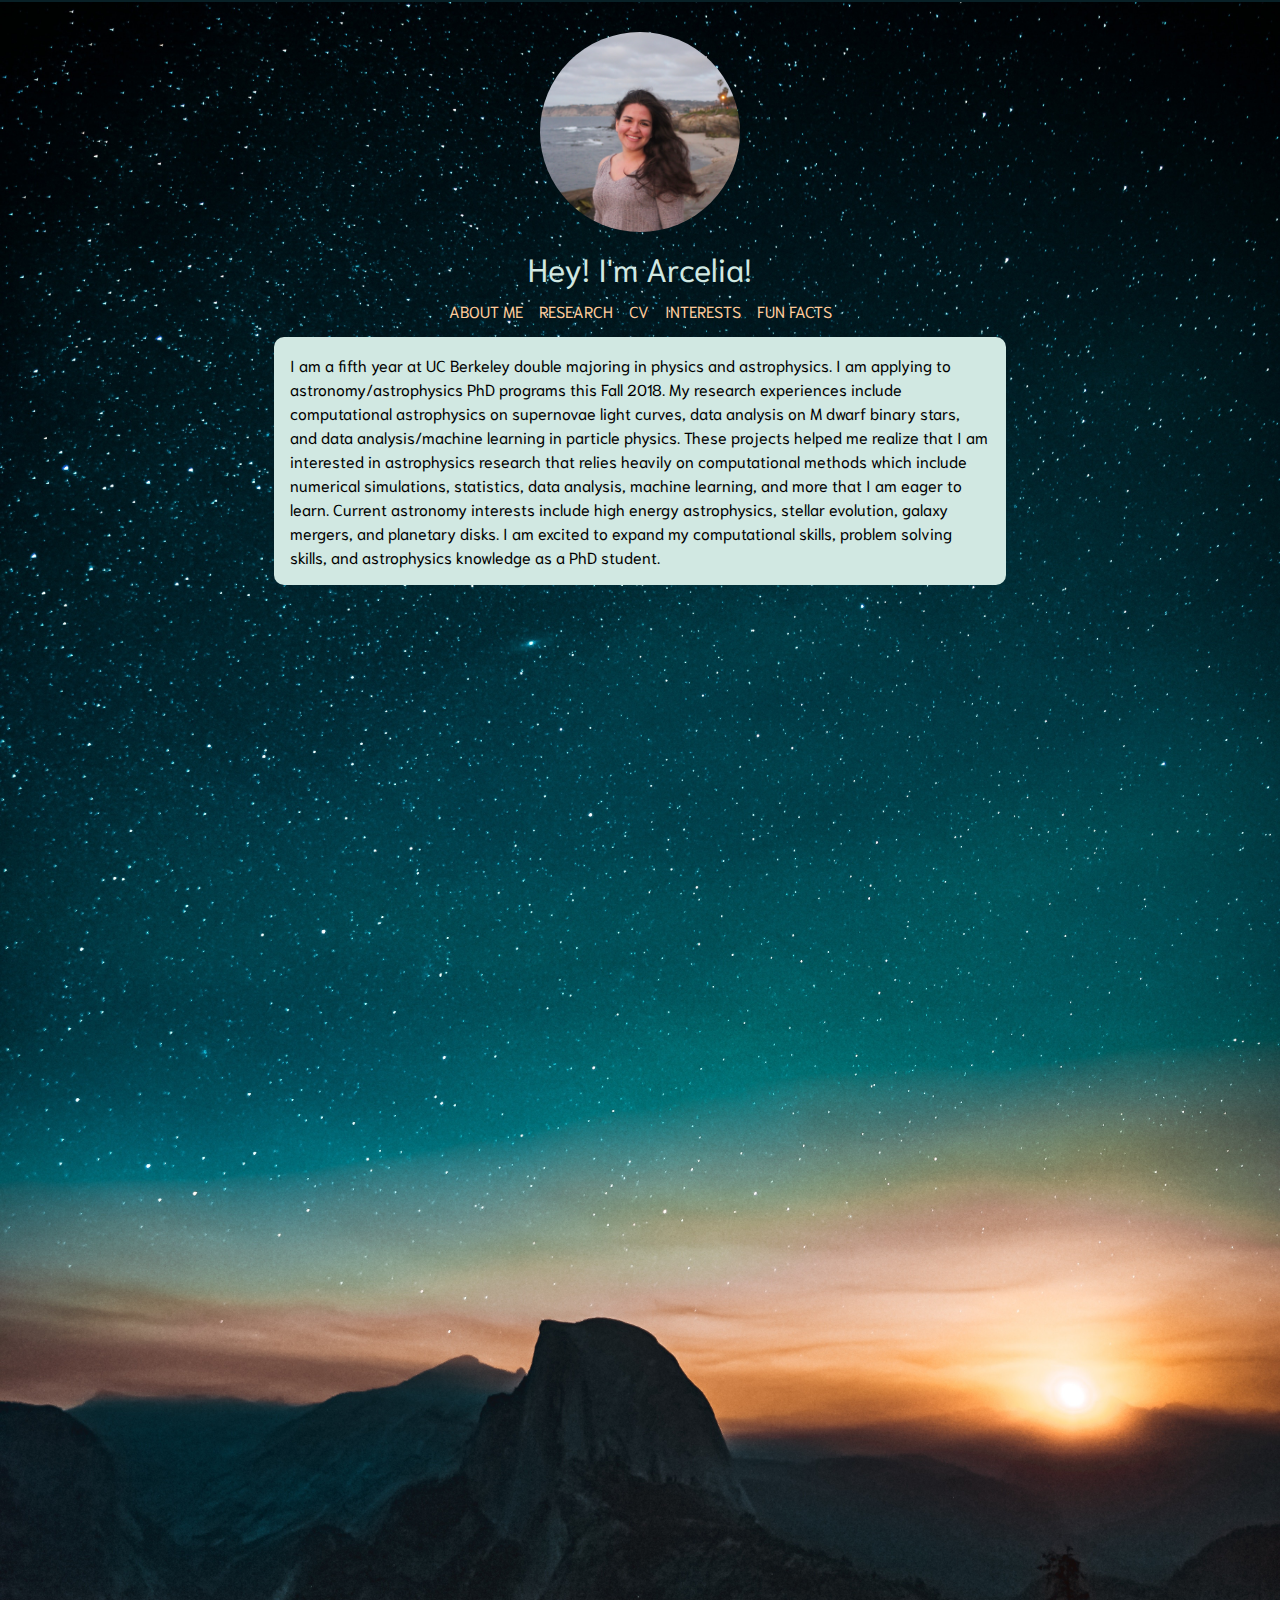
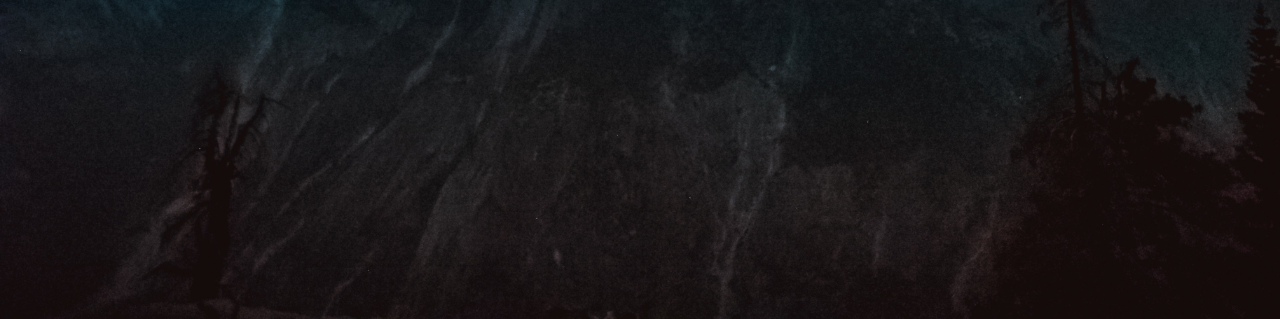
<file: index.html>
<!DOCTYPE html>
<html>
   <head>
     <title> Home </title>
     <link rel="stylesheet" type="text/css" href="assets/css/style.css">
     <link href="https://fonts.googleapis.com/css?family=Niramit" rel="stylesheet">
     <script type="text/javascript" src="assets/scripts/main.js" defer></script>
     <script type="text/javascript" src="http://code.jquery.com/jquery-1.11.3.min.js"></script>
   </head>
   <body>
     <img id="bg" src="assets/images/background-image.jpeg"/>
     <div class="profile-pic">
       <a href="index.html" target="_self">
         <img src="assets/images/profile-pic.jpg" width="200" height="200" class="circlular-image"/>
       </a>
     </div>

     <div class="greeting">
       Hey! I'm Arcelia!
     </div>

     <div class="nav-bar">
       <div id="about-me">
         <a href="about-me.html" target="_self">
           <div class="nav-items">
             ABOUT ME
           </div>
         </a>
       </div>
       <div id="research">
         <a href="research.html" target="_self">
           <div class="nav-items">
             RESEARCH
           </div>
         </a>
       </div>
       <div id="cv">
         <a href="assets/images/Current_Resume-3.pdf" target="_blank">
           <div class="nav-items">
             CV
           </div>
         </a>
       </div>
       <div id="interests">
         <a href="interests.html" target="_self">
           <div class="nav-items">
             INTERESTS
           </div>
         </a>
       </div>
       <div id="fun-facts" class="nav-items">
         FUN FACTS
       </div>
     </div>

     <div class="about-me-container">

       <div id="about-me-content">
         I am a fifth year at UC Berkeley double majoring in physics and astrophysics.
         I am applying to astronomy/astrophysics PhD programs this Fall 2018.
         My research experiences include computational astrophysics on supernovae
         light curves, data analysis on M dwarf binary stars, and data analysis/machine
         learning in particle physics. These projects helped me realize that I am
         interested in astrophysics research that relies heavily on computational
         methods which include numerical simulations, statistics, data analysis,
         machine learning, and more that I am eager to learn. Current astronomy
         interests include high energy astrophysics, stellar evolution, galaxy
         mergers, and planetary disks. I am excited to expand my computational
         skills, problem solving skills, and astrophysics knowledge as a PhD
         student.
       </div>
     </div>

   </body>
</html>
</file>
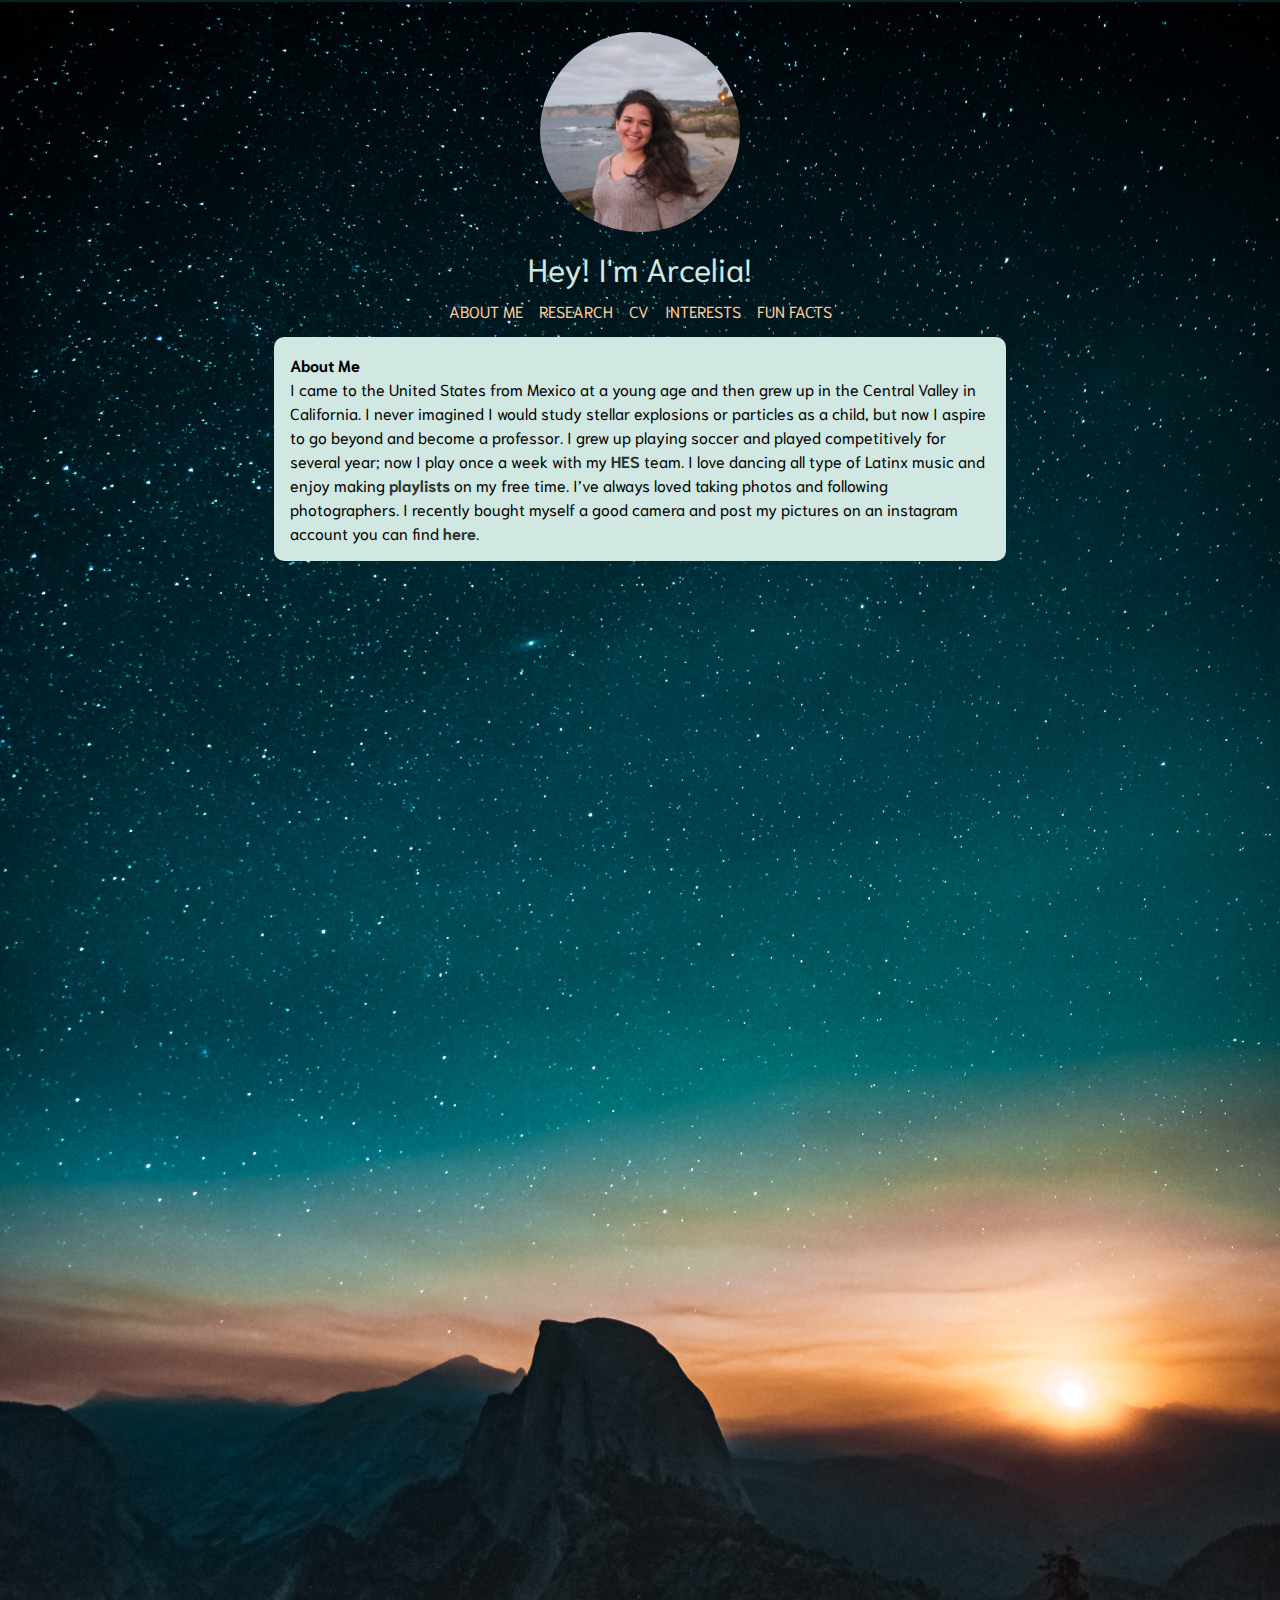
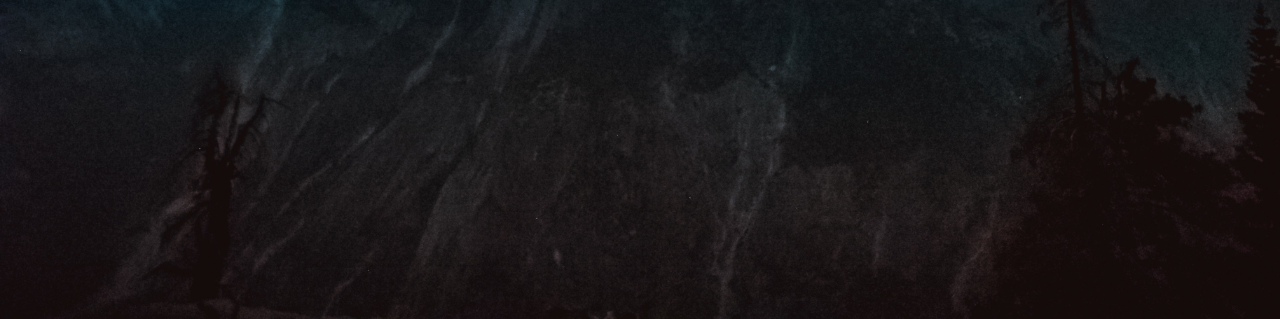
<file: about-me.html>
<!DOCTYPE html>
<html>
   <head>
     <title> About Me </title>
     <link rel="stylesheet" type="text/css" href="assets/css/style.css">
     <link href="https://fonts.googleapis.com/css?family=Niramit" rel="stylesheet">
     <script type="text/javascript" src="assets/scripts/main.js" defer></script>
     <script type="text/javascript" src="http://code.jquery.com/jquery-1.11.3.min.js"></script>
   </head>
   <body>
     <img id="bg" src="assets/images/background-image.jpeg"/>
     <div class="profile-pic">
       <a href="index.html" target="_self">
         <img src="assets/images/profile-pic.jpg" width="200" height="200" class="circlular-image"/>
       </a>
     </div>

     <div class="greeting">
       Hey! I'm Arcelia!
     </div>

     <div class="nav-bar">
       <div id="about-me">
         <a href="about-me.html" target="_self">
           <div class="nav-items">
             ABOUT ME
           </div>
         </a>
       </div>
       <div id="research">
         <a href="research.html" target="_self">
           <div class="nav-items">
             RESEARCH
           </div>
         </a>
       </div>
       <div id="cv">
         <a href="assets/images/Current_Resume-3.pdf" target="_blank">
           <div class="nav-items">
             CV
           </div>
         </a>
       </div>
       <div id="interests">
         <a href="interests.html" target="_self">
           <div class="nav-items">
             INTERESTS
           </div>
         </a>
       </div>
       <div id="fun-facts" class="nav-items">
         FUN FACTS
       </div>
     </div>

     <div class="about-me-container">

       <div id="about-me-content">
         <div><b>About Me</b></div>
         I came to the United States from Mexico at a young age and then grew up
         in the Central Valley in California.
         I never imagined I would study stellar explosions or particles as a
         child, but now I aspire to go beyond and become a professor.
         I grew up playing soccer and played competitively for several year;
         now I play once a week with my
         <a href="http://hesberkeley.weebly.com/" target="_blank"><b>HES</b></a> team.
         I love dancing all type of Latinx music and enjoy making
         <a href="https://open.spotify.com/user/1239480532?si=MKAKY0K9Q5OD9Su3ekVtgA" target="_blank"><b>playlists</b></a> on
         my free time.
         I’ve always loved taking photos and following photographers.
         I recently bought myself a good camera and post my pictures on an
         instagram account you can find <a href="https://www.instagram.com/laarcy77/" target="_blank"><b>here</b></a>.
       </div>
     </div>

   </body>
</html>
</file>
<file: assets/css/style.css>
body {
  background-repeat: no-repeat;
	background-size: cover;
	width: 100%;
	height: 100vh;
	background-position: center center;
	position: relative;
  background-color: #092127;
  padding: 0 0 0 0;
  margin: 0 0 0 0;
  font-family: 'Niramit', sans-serif;
}
#bg {
  margin-top:-30px;
  position: absolute;
  width: 100%;
  height: auto;
  z-index: -1;
}
.profile-pic {
  display: flex;
  flex-direction: row;
  justify-content: center;
  margin-top: 32px;
  transition: 0.4s;
}
.profile-pic:hover {
  transform: scale(1.05, 1.05);
}
.circlular-image {
  border-radius: 50%;
}
.greeting {
  display: flex;
  flex-direction: row;
  justify-content: center;
  color: #D1E8E2;
  margin: 12px;
  font-size: 32px;
}
.nav-bar {
  display: flex;
  flex-direction: row;
  justify-content: center;
  margin-top: 12px;
  margin-bottom: 12px;
  color: #FFCB9A;
  font-size: 16px;
}
.nav-items {
  margin-left: 8px;
  margin-right: 8px;
  color: #FFCB9A;
  transition: 0.4s;
}
.nav-items:hover {
  cursor: pointer;
  color: white;
  transform: scale(1.1, 1.1);
}
.about-me-container {
  display: flex;
  flex-direction: row;
  justify-content: center;
  margin: 16px 16px 16px 16px;
}
#title {
  color: #2C3531;
  font-size: 20px;
  margin-left: 16px;
  margin-top: 10px;
  margin-bottom: 5px;
}
#about-me-content {
  padding: 16px 16px 16px 16px;
  line-height: 1.5;
  max-width: 700px;
  background-color: #D1E8E2;
  border-radius: 10px;
}
a:link {
  text-decoration: none;
}
a:visited {
  text-decoration: none;
}
.about-me-container a:link {
  color: #2C3531;
  text-decoration: none;
}
.about-me-container a:visited {
  color: #2C3531;
  text-decoration: none;
}
.research-box1 {
  position: absolute;
  max-width: 700px;
  left: 50%;
  margin-left: -350px;
  display: flex;
  flex-direction: row;
}
.box {
  width: 340px;
  display: flex;
  background-color: #D1E8E2;
  justify-content: center;
  margin-left: 5px;
  margin-right: 5px;
  }
  .flip-box {
    background-color: transparent;
    width: 300px;
    height: 300px;
    perspective: 1000px;
    margin-left: 5px;
    margin-right: 5px;
    margin-bottom: 5px;
  }

  .flip-box-inner {
    position: relative;
    width: 100%;
    height: 100%;
    text-align: center;
    transition: transform 0.6s;
    transform-style: preserve-3d;
    box-shadow: 0 4px 8px 0 rgba(0,0,0,0.2);
  }

  .flip-box:hover .flip-box-inner {
    transform: rotateY(180deg);
  }

  .flip-box-front, .flip-box-back {
    position: absolute;
    width: 100%;
    height: 100%;
    backface-visibility: hidden;
  }

  .flip-box-front {
    background-color: #D1E8E2;
    color: black;
    z-index: 2;
    border-radius: 10px;
  }

.flip-box-back {
background-color: #2C3531;
color: white;
transform: rotateY(180deg);
z-index: 1;
border-radius: 10px;
display: flex;
align-items: center;
}
.box-container {
  display: flex;
  flex-direction: row;
  justify-content: center;
}
#padding {
  padding-left: 10px;
  padding-right: 10px;
  position: relative;
  bottom: 15px;
}
#move-up {
  position: relative;
  bottom: 15px;
}
.interest-title {
  display: flex;
  justify-content: center;
  flex-direction: row;
}
#interest-color {
  color: #D1E8E2;
}

.item {
  height: 120px;
  width: 120px;
}
.item {
  margin-left: 5px;
  margin-right: 5px;
  margin-top: 10px;
  margin-bottom: 10px;
}
#pictures {
  display: flex;
  justify-content: center;

}
.item:hover {
  opacity: 1;
  cursor: pointer;
}
.playlists {
  display: flex;
  flex-direction: column;
  justify-content: center;
  text-align: center;
  margin-left: 16px;
  margin-right: 16px;
}
#playlist-title {
  color: #D1E8E2;
  font-size: 20px;
}
.spotify {
  display: flex;
  justify-content: center;
  flex-direction: row;
}
.battery {
  position: relative;
}
.headphones {
  position: relative;
}
.disco-ball {
  position: relative;
}
@keyframes shake {
  0% {
		transform: translate(3px, 3px);
	}
	10% {
		transform: translate(-3px, -3px);
	}
	20% {
		transform: translate(3px, 3px);
	}
	30% {
		transform: translate(-3px, -3px);
	}
	40% {
		transform: translate(3px, 3px);
	}
	50% {
		transform: translate(-3px, -3px);
	}
	60% {
		transform: translate(3px, 3px);
	}
	70% {
		transform: translate(-3px, -3px);
	}
	80% {
		transform: translate(3px, 3px);
	}
	90% {
		transform: translate(-3px, -3px);
	}
	100% {
		transform: translate(3px, 3px);
	}
}
.battery img:hover {
  animation: shake 2s infinite;
}
@keyframes music {
  0% {
		transform: rotate(10deg);
	}
	10% {
		transform: rotate(-10deg);
	}
	20% {
		transform: rotate(10deg);
	}
	30% {
		transform: rotate(-10deg);
	}
	40% {
		transform: rotate(10deg);
	}
	50% {
		transform: rotate(-10deg);
	}
	60% {
		transform: rotate(10deg);
	}
	70% {
		transform: rotate(-10deg);
	}
	80% {
		transform: rotate(10deg);
	}
	90% {
		transform: rotate(-10deg);
	}
	100% {
		transform: rotate(10deg);
	}
}
.headphones img:hover {
  animation: music 2s infinite;
}
@keyframes party {
  0% {
		transform: translateX(3px);
	}
	10% {
		transform: translateX(-3px);
	}
	20% {
		transform: translateX(3px);
	}
	30% {
		transform: translateX(-3px);
	}
	40% {
		transform: translateX(3px);
	}
	50% {
		transform: translateX(-3px);
	}
	60% {
		transform: translateX(3px);
	}
	70% {
		transform: translateX(-3px);
	}
	80% {
		transform: translateX(3px);
	}
	90% {
		transform: translateX(-3px);
	}
	100% {
		transform: translateX(3px);
	}
}
.disco-ball img:hover {
  animation: party 2s infinite;
}
.soccer-picture {
  display: flex;
  justify-content: center;
}
</file>
